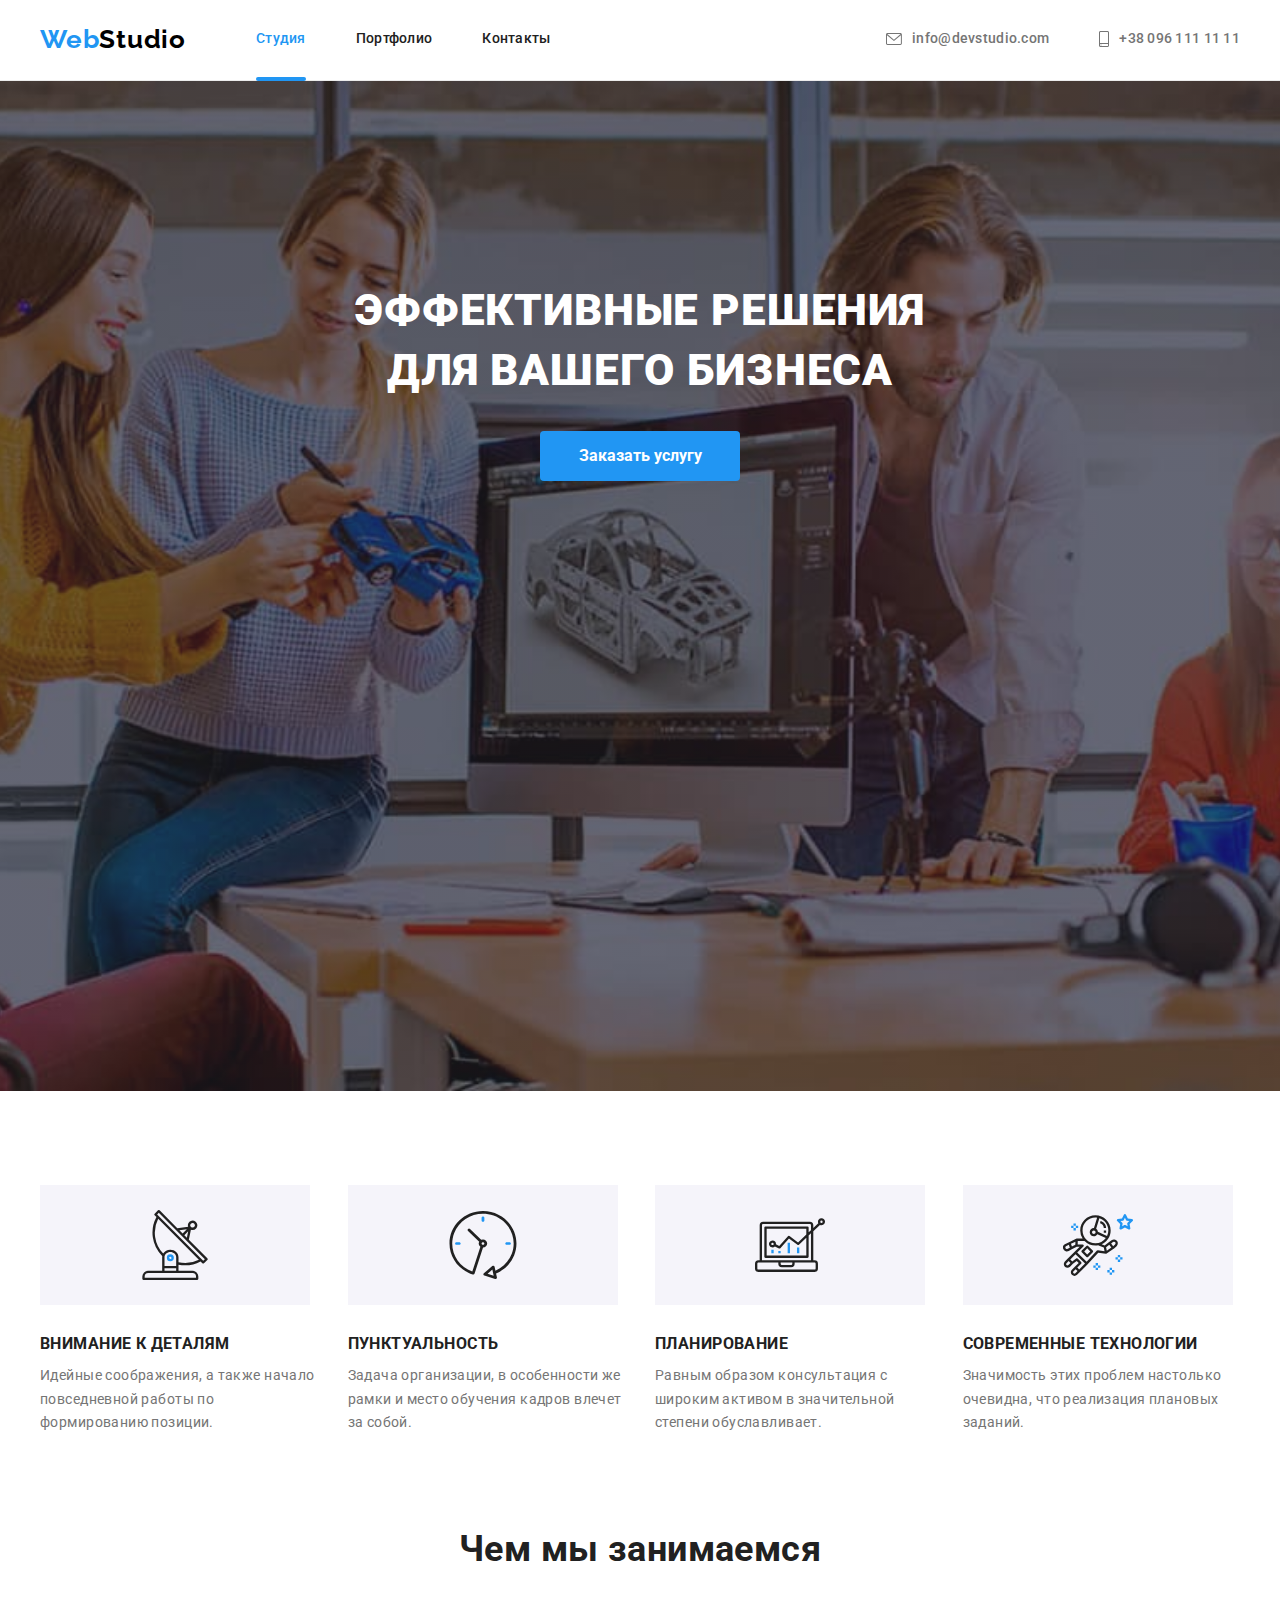
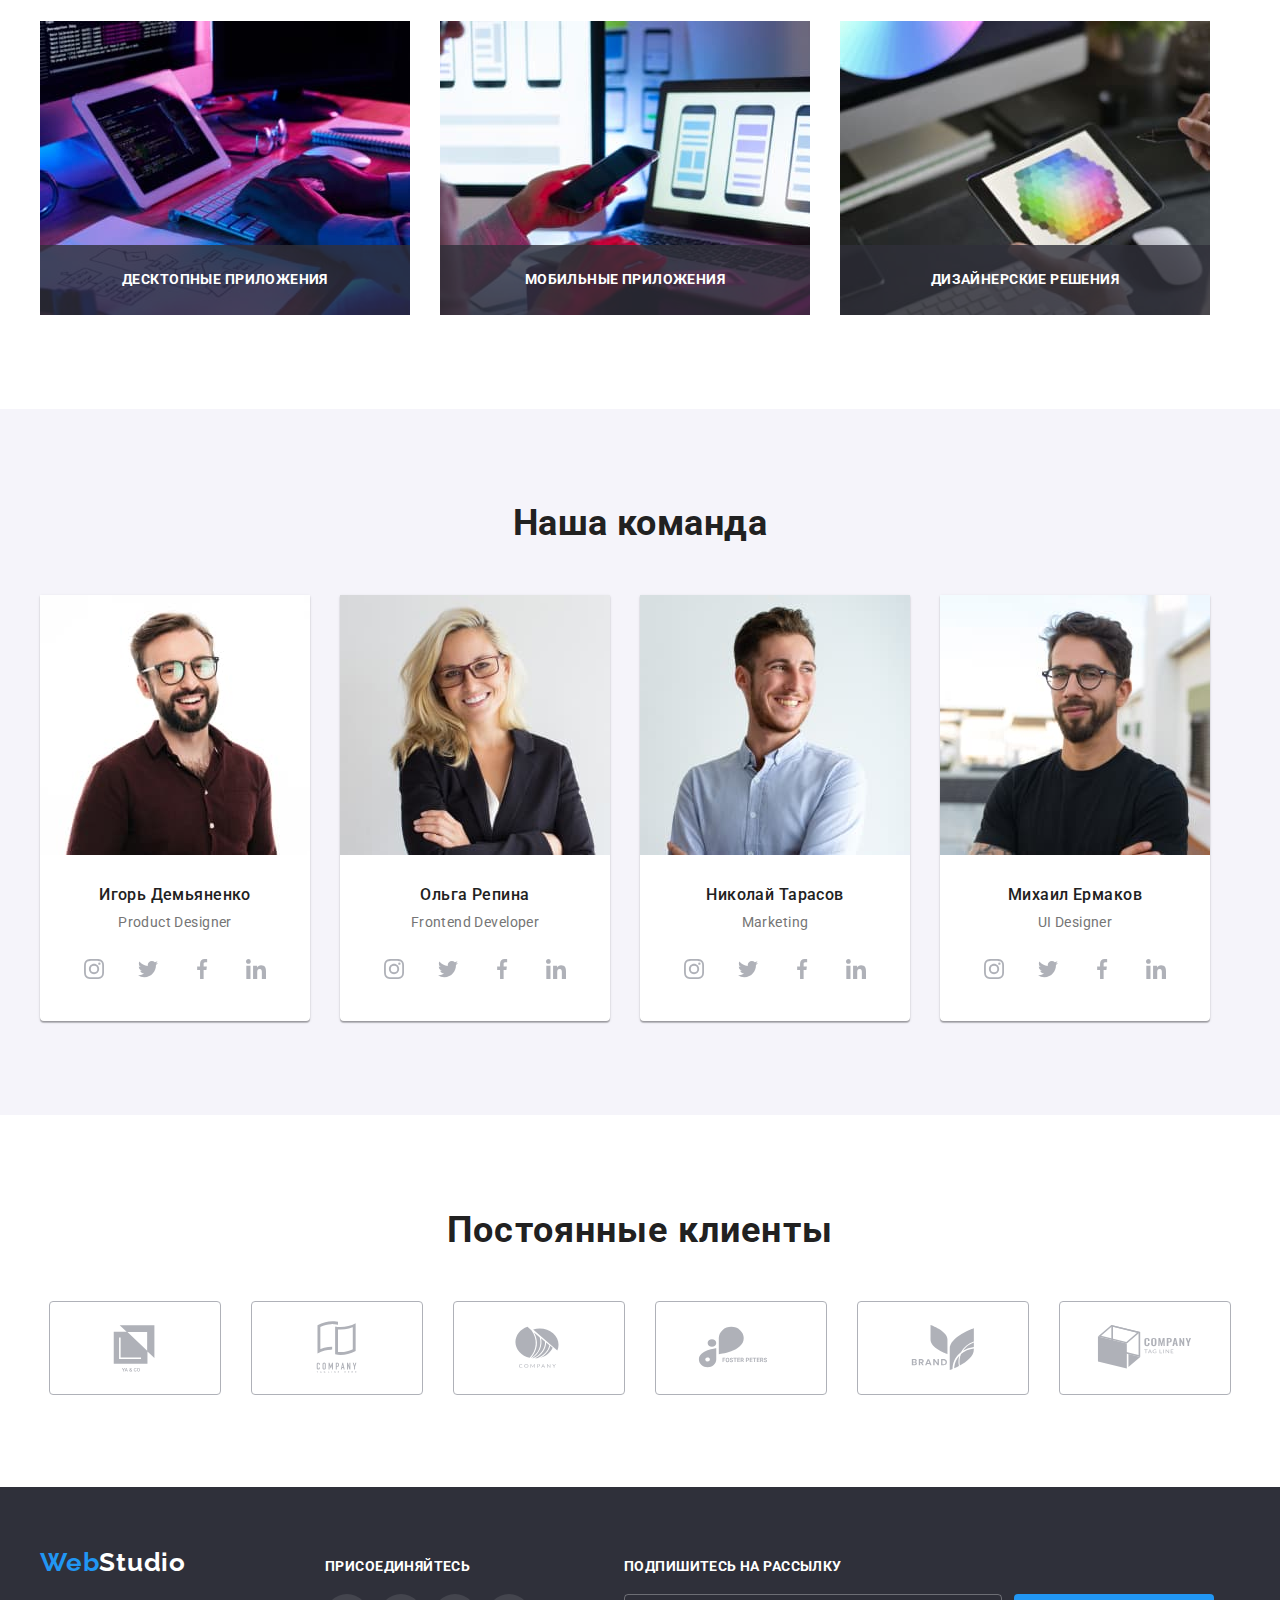
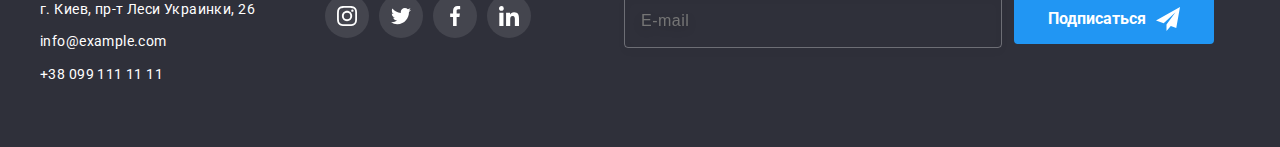
<file: index.html>
<!DOCTYPE html>
<html lang="ru">
<head>
    <meta charset="UTF-8">
    <meta http-equiv="X-UA-Compatible" content="IE=edge">
    <meta name="viewport" content="width=device-width, initial-scale=1.0">
    <title>WebStudio</title>
    <link rel="preconnect" href="https://fonts.googleapis.com">
<link rel="preconnect" href="https://fonts.gstatic.com" crossorigin>
<link href="https://fonts.googleapis.com/css2?family=Raleway:wght@700&family=Roboto:wght@400;500;700;900&display=swap" rel="stylesheet">
<link rel="stylesheet" href="https://cdnjs.cloudflare.com/ajax/libs/modern-normalize/0.3.0/modern-normalize.min.css" integrity="sha512-vPL5lH275phVZUFi76BZ5taPMZBDibKxb3Iny0xnNBXgd0DwCsjvdubBcQ09IWzImVz1FadLpB09YPP3T9CdaA==" crossorigin="anonymous" referrerpolicy="no-referrer" />
<link rel="stylesheet" href="./css/styles.css" />
</head>
<body>
    <header class="header">
        <div class="container header-wrap">
        <nav class="header-nav">
            <a href="index.html" class="logo header-logo"> <span class="logo-span">Web</span>Studio</a>
                <ul class="header-nav-link">
                    <li class="item-menu"><a class="header-nav-link-item nav-link-active" href="">Студия</a></li>
                    <li class="item-menu"><a class="header-nav-link-item" href="./portfolio.html">Портфолио</a></li>
                    <li class="item-menu"><a class="header-nav-link-item" href="">Контакты</a></li>
                </ul>
        </nav>
        <ul class="address-list address-list-header">
            <li class="address-list-item"><a class="address-link-header" href="mailto:info@devstudio.com"> <svg height="12px" width="16px" class="address-icon">
                <use href=./images/icons.svg#icon-envelope>
                </use>
            </svg> info@devstudio.com</a> </li>
            <li class="address-list-item"><a class="address-link-header" href="tel:+380961111111"> <svg height="16px" width="10px" class="address-icon">
                <use href=./images/icons.svg#icon-smartphone>
                </use>
            </svg> +38 096 111 11 11</a></li>
        </ul>
    
    </div>
    </header>
    <main>
        <section class="hero">
            <div class="container">
            <h1 class="title-hero">Эффективные решения <br/> для вашего бизнеса</h1>
            <button type="button" class="btn button-hero" data-modal-open>Заказать услугу</button>
        </div>

        </section>
        <section class="advantage">
            <div class="container advantage-container">
            <h2 hidden class="advantage title">Наши преимущества</h2>
            <ul class="advantage-list">
                <li class="advantage-list-item antenna">
                    <div class="box-icon"> 
                        <svg height="70px" width="70px" class="advantage-icon">
                            <use href=./images/icons.svg#icon-antenna>
                            </use>
                        </svg>
                    </div>
                    <h3 class="advantage-list-title">Внимание к деталям</h3>
                    <p class="advantage-list-text">Идейные соображения, а также начало повседневной работы по формированию позиции.</p>
                </li>
                <li class="advantage-list-item clock">
                    <div class="box-icon"> 
                        <svg height="70px" width="70px" class="advantage-icon">
                            <use href=./images/icons.svg#icon-clock>
                            </use>
                        </svg>
                    </div>
                    <h3 class="advantage-list-title">Пунктуальность</h3>
                    <p class="advantage-list-text">Задача организации, в особенности же рамки и место обучения кадров влечет за собой.</p>
                </li>
                <li class="advantage-list-item diagram">
                    <div class="box-icon"> 
                        <svg height="70px" width="70px" class="advantage-icon">
                            <use href=./images/icons.svg#icon-diagram>
                            </use>
                        </svg>
                    </div>
                    <h3 class="advantage-list-title">Планирование</h3>
                    <p class="advantage-list-text">Равным образом консультация с широким активом в значительной степени обуславливает.</p>
                </li>
                <li class="advantage-list-item astronaut">
                    <div class="box-icon"> 
                        <svg height="70px" width="70px" class="advantage-icon">
                            <use href=./images/icons.svg#icon-astronaut>
                            </use>
                        </svg>
                    </div>
                    <h3 class="advantage-list-title">Современные технологии</h3>
                    <p class="advantage-list-text">Значимость этих проблем настолько очевидна, что реализация плановых заданий.</p>
                </li>
            </ul>
        </div>
        </section>
        <section class="works">
            <div class="container">
            <h2 class="title">Чем мы занимаемся</h2>
            <ul class="works-list">
                <li class="works-item"><div class="works-image"><img src="./images/ourwork/image1.jpg" alt="программист пишет код" height="294" width="370"><p class="works-description">Десктопные приложения</p></div></li>
                <li class="works-item"><div class="works-image"><img src="./images/ourwork/image2.jpg" alt="создание приложения для смартфона" height="294" width="370"><p class="works-description">Мобильные приложения</p></div></li>
                <li class="works-item"><div class="works-image"><img src="./images/ourwork/image3.jpg" alt="подбор цветовой гаммы" height="294" width="370"><p class="works-description">Дизайнерские решения</p></div></li>
            </ul>
            </div>
        </section>
        <section class="team-section">
            <div class="container">
            <h2 class="team-section-title title">Наша команда</h2>
            <ul class="team-list">
                <li class="team-list-item">
                    <img 
                    src="./images/ourteam/image4.jpg" 
                    alt="Игорь Демьяненко" 
                    width="270" 
                    height="260">
                    <div class="team-name">
                    <h3 class=team-section-name>Игорь Демьяненко</h3>
                    <p class=team-section-text lang="en">Product Designer</p>
                    <ul class="social-list list">
                        <li class="social-item">
                            <a class="social-link" href="">
                                <svg class="social-icon" width="20px" height="20px">
                                    <use href=./images/icons.svg#icon-instagram-2>
                                    
                                    </use>
                                </svg>
                            </a>
                    </li>
                        <li class="social-item">
                            <a class="social-link" href=""><svg class="social-icon" width="20px" height="20px">
                                <use href=./images/icons.svg#icon-twitter-1>
                                
                                </use>
                            </svg></a>
                        </li>
                        <li class="social-item">
                            <a class="social-link" href=""><svg class="social-icon" width="20px" height="20px">
                                <use href=./images/icons.svg#icon-facebook-1>
                                
                                </use>
                            </svg></a>
                        </li>
                        <li class="social-item">
                            <a class="social-link" href=""><svg class="social-icon" width="20px" height="20px">
                                <use href=./images/icons.svg#icon-linkedin-1>
                                
                                </use>
                            </svg></a>
                        </li>
            </ul>
        </div>
    </li>
                
                <li class="team-list-item">
                    <img 
                    src="./images/ourteam/image5.jpg" 
                    alt="Ольга Репина" 
                    width="270" 
                    height="260">
                    <div class="team-name"><h3 class=team-section-name>Ольга Репина</h3>
                    <p class=team-section-text lang="en">Frontend Developer</p>
                    <ul class="social-list list">
                        <li class="social-item">
                            <a class="social-link" href="">
                                <svg class="social-icon" width="20px" height="20px">
                                    <use href=./images/icons.svg#icon-instagram-2>
                                    
                                    </use>
                                </svg>
                            </a>
                        </li>
                        <li class="social-item">
                            <a class="social-link" href=""><svg class="social-icon" width="20px" height="20px">
                                <use href=./images/icons.svg#icon-twitter-1>
                                
                                </use>
                            </svg></a>
                        </li>
                        <li class="social-item">
                            <a class="social-link" href=""><svg class="social-icon" width="20px" height="20px">
                                <use href=./images/icons.svg#icon-facebook-1>
                                
                                </use>
                            </svg></a>
                        </li>
                        <li class="social-item">
                            <a class="social-link" href=""><svg class="social-icon" width="20px" height="20px">
                                <use href=./images/icons.svg#icon-linkedin-1>
                                
                                </use>
                            </svg></a>
                        </li>
                    </ul>
                </div>
            </li>
                <li class="team-list-item">
                    <img 
                    src="./images/ourteam/image6.jpg" 
                    alt="Николай Тарасов" 
                    width="270" 
                    height="260">
                    <div class="team-name"><h3 class="team-section-name">Николай Тарасов</h3>
                    <p class="team-section-text" lang="en">Marketing</p>
                    <ul class="social-list list">
                        <li class="social-item">
                            <a class="social-link" href="">
                                <svg class="social-icon" width="20px" height="20px">
                                    <use href=./images/icons.svg#icon-instagram-2>
                                    
                                    </use>
                                </svg>
                            </a>
                        </li>
                        <li class="social-item">
                            <a class="social-link" href=""><svg class="social-icon" width="20px" height="20px">
                                <use href=./images/icons.svg#icon-twitter-1>
                                
                                </use>
                            </svg></a>
                        </li>
                        <li class="social-item">
                            <a class="social-link" href=""><svg class="social-icon" width="20px" height="20px">
                                <use href=./images/icons.svg#icon-facebook-1>
                                
                                </use>
                            </svg></a>
                        </li>
                        <li class="social-item">
                            <a class="social-link" href=""><svg class="social-icon" width="20px" height="20px">
                                <use href=./images/icons.svg#icon-linkedin-1>
                                
                                </use>
                            </svg></a>
                        </li>
                    </ul>
                </div>
                </li>
                <li class="team-list-item">
                    <img 
                    src="./images/ourteam/image7.jpg" 
                    alt="Михаил Ермаков" 
                    width="270" 
                    height="260">
            <div class="team-name">
                <h3 class="team-section-name">Михаил Ермаков</h3>
                    <p class="team-section-text" lang="en">UI Designer</p>
                    <ul class="social-list list">
                        <li class="social-item">
                            <a class="social-link" href="">
                                <svg class="social-icon" width="20px" height="20px">
                                    <use href=./images/icons.svg#icon-instagram-2>
                                    </use>
                                </svg>
                            </a>
                        </li>
                        <li class="social-item">
                            <a class="social-link" href="">
                                <svg class="social-icon" width="20px" height="20px">
                                <use href=./images/icons.svg#icon-twitter-1>
                                </use>
                            </svg>
                        </a>
                        </li>
                        <li class="social-item">
                            <a class="social-link" href="">
                                <svg class="social-icon" width="20px" height="20px">
                                <use href=./images/icons.svg#icon-facebook-1>
                                </use>
                            </svg>
                        </a>
                        </li>
                        <li class="social-item">
                            <a class="social-link" href="">
                                <svg class="social-icon" width="20px" height="20px">
                                <use href=./images/icons.svg#icon-linkedin-1>
                                </use>
                            </svg>
                        </a>
                        </li>
                    </ul>
                
                </div>
                </li>
            </ul>
            </div>
        </section>
        <section class="clients">
            <div class="container">
                <h2 class="clients-title">Постоянные клиенты</h2>
                <ul class="clients-list">
                    <li class="clients-item">
                        <a class="clients-link" href="">
                            <svg width="106px" height="60px" class="client-icon">
                                <use href=./images/icons.svg#icon-Logo-2>
                                </use>
                            </svg>   
                        </a>
                    </li>
                    <li class="clients-item">
                        <a class="clients-link" href="">
                            <svg width="106px" height="60px" class="client-icon">
                                <use href=./images/icons.svg#icon-Logo-3>
                                </use>
                            </svg>   
                        </a>
                    </li>
                    <li class="clients-item">
                        <a class="clients-link" href="">
                            <svg width="106px" height="60px" class="client-icon">
                                <use href=./images/icons.svg#icon-Logo-4>
                                </use>
                            </svg>   
                        </a>
                    </li>
                    <li class="clients-item">
                        <a class="clients-link" href="">
                            <svg width="106px" height="60px" class="client-icon">
                                <use href=./images/icons.svg#icon-Logo-5>
                                </use>
                            </svg>   
                        </a>
                    </li>
                    <li class="clients-item">
                        <a class="clients-link" href="">
                            <svg width="106px" height="60px" class="client-icon">
                                <use href=./images/icons.svg#icon-Logo-6>
                                </use>
                            </svg>   
                        </a>
                    </li>
                    <li class="clients-item">
                        <a class="clients-link" href="">
                            <svg width="106px" height="60px" class="client-icon">
                                <use href=./images/icons.svg#icon-Logo-7>
                                </use>
                            </svg>   
                        </a>
                    </li>
                </ul>

            </div>
        </section>
    </main>
    <footer class="footer">
        <div class="container address-links">
        <div class="address-box">
        <a href="index.html" class="logo footer-logo"> <span class="logo-span">Web</span>Studio</a>
        <address class="address"> 
        <ul class="address-list list address-list-footer">
            <li class="address-item-bottom">
                <a class="footer-address-list-item address-list-item-map" rel="noopener noreferrer" href="https://goo.gl/maps/YTH3YucfA7YxxcvL7" target="_blank">г. Киев, пр-т Леси Украинки, 26</a>
            </li>
            <li class="address-item-bottom">
                <a class="footer-address-list-item" href="mailto:info@example.com">info@example.com</a>
            </li>
            <li class="address-item-bottom">
                <a class="footer-address-list-item" href="tel:+380991111111">+38 099 111 11 11</a>
            </li>
        </ul>
    </address>
            </div>
    <div class="social-footer">
        <h2 class="social-title">присоединяйтесь</h2>
        <ul class="social-list-footer">
            <li class="social-item-footer">
                <a class="social-link-footer" href="">
                    <svg width="20px" height="20px" class="social-icon-footer">
                        <use href=./images/icons.svg#icon-instagram-2>
                        
                        </use>
                    </svg>
                </a>
            </li>
            <li class="social-item-footer">
                <a class="social-link-footer" href=""><svg width="20px" height="20px" class="social-icon-footer">
                    <use href=./images/icons.svg#icon-twitter-1>
                    
                    </use>
                </svg></a>
            </li>
            <li class="social-item-footer">
                <a class="social-link-footer" href=""><svg width="20px" height="20px" class="social-icon-footer">
                    <use href=./images/icons.svg#icon-facebook-1>
                    
                    </use>
                </svg></a>
            </li>
            <li class="social-item-footer">
                <a class="social-link-footer" href=""><svg width="20px" height="20px" class="social-icon-footer">
                    <use href=./images/icons.svg#icon-linkedin-1>
                    
                    </use>
                </svg></a>
            </li>   
        </ul> 
    </div>

    <div class="footer-form">
        <h2 class="social-title mail-title">
            Подпишитесь на рассылку
        </h2>
        <form class="small-form">
            <input name="user email" type="email" placeholder="E-mail" class="footer-input">
            <button type="submit" class="button-hero footer-button">Подписаться             <svg width="24px" height="24px" class="icon-email">
                <use href=./images/icons.svg#icon-send>
                
                </use>
            </svg></button>

        </form>
    </div>

</div>
    </footer>
    <div class="backdrop is-hidden" data-modal>
        <div class="modal">
            <button class="close" data-modal-close><svg width="11px" height="11px" class="vector">
                <use href=./images/icons.svg#vector>
                
                </use>
            </svg></button>
            <p class="modal-title">Оставьте свои данные, мы вам перезвоним</p>
            <form class="modal-form">
                <label class="modal-label" for="user-name">Имя</label>
            <div class="input-svg">
                <input name="user-name" class="modal-input" type="text" required id="user-name">
                <svg width="18px" height="18px" class="modal-icon">
                    <use href=./images/icons.svg#icon-person-black>
                    </use>
                </svg>
            </div>
                <label class="modal-label" for="user-tel">Телефон</label>
            <div class="input-svg">
                <input name="user-tel" class="modal-input" type="tel" required id="user-tel">
                <svg width="18px" height="18px" class="modal-icon">
                    <use href=./images/icons.svg#icon-phone-black>
                    </use>
                </svg>
            </div>
                <label class="modal-label" for="user-mail">Почта</label>
            <div class="input-svg">
                <input name="user-mail" class="modal-input" type="email" id="user-mail">
                <svg width="18px" height="18px" class="modal-icon">
                    <use href=./images/icons.svg#icon-email-black>
                    </use>
                </svg>
            </div>
                <label class="modal-label" for="user-text">Комментарий</label>
                <textarea name="user-text" placeholder="Введите текст" class="modal-input modal-input-text" id="user-text"></textarea>
                <div class="">
                    <input type="checkbox" class="modal-check visually-hidden" id="modal-check" name="modal-check">
                    <label for="modal-check" class="modal-check-text"> Соглашаюсь с рассылкой и принимаю <a class="license" href=""> Условия договора</a></label>
                </div>
                <button class="button-hero button-submit" type="submit">Отправить</button>
            </form>
        </div>
    </div>
    <script src="./js/modal.js"></script>
</body>
</html>
</file>
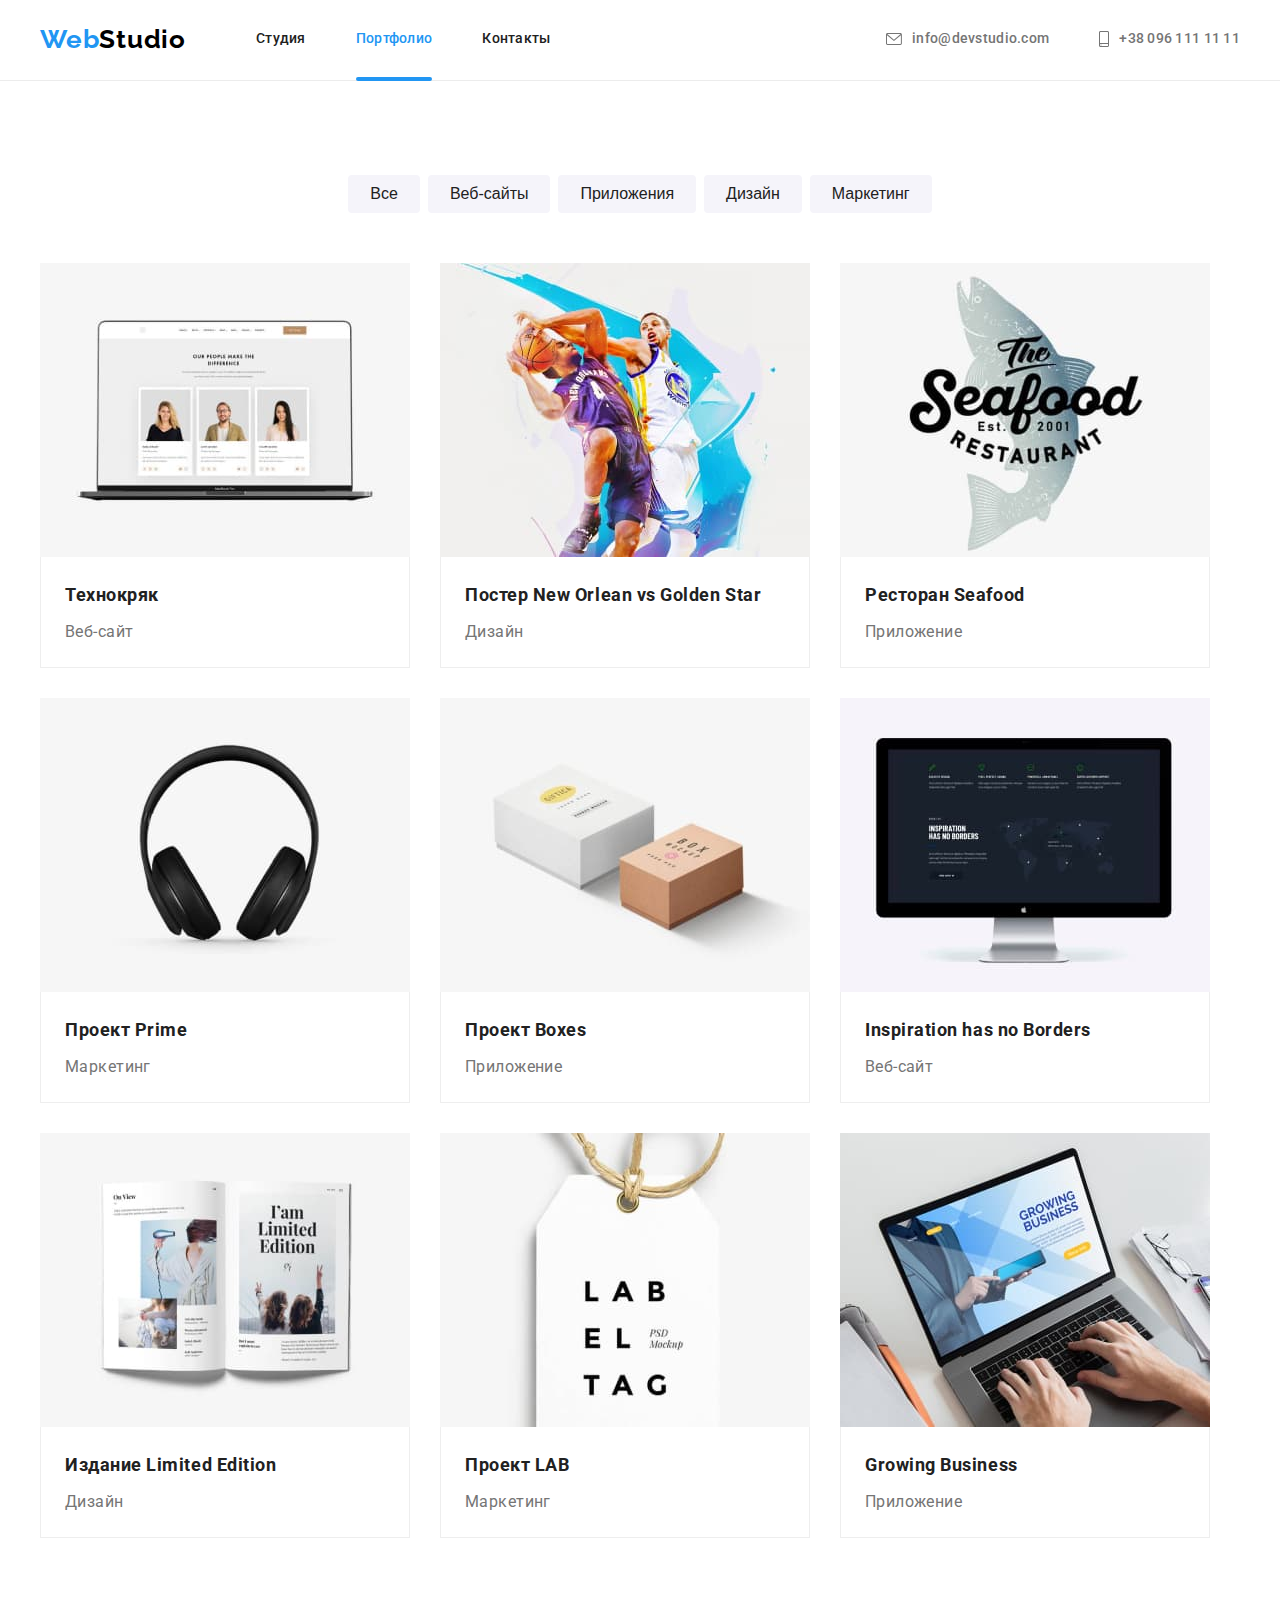
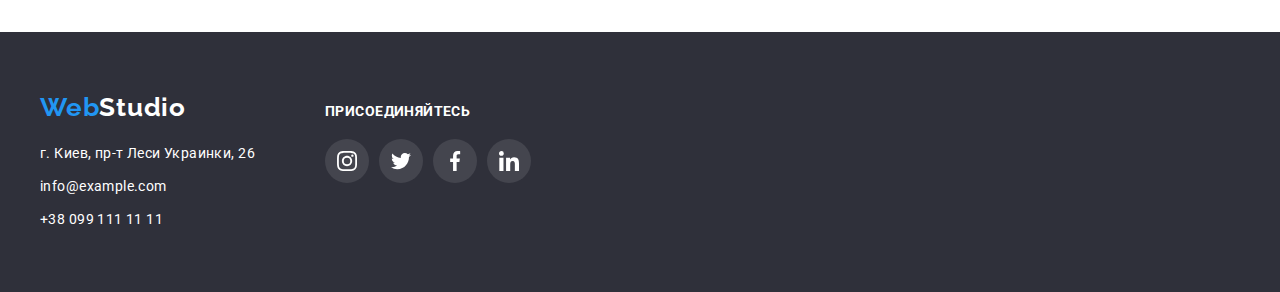
<file: portfolio.html>
<!DOCTYPE html>
<html lang="ru">
<head>
    <meta charset="UTF-8">
    <meta http-equiv="X-UA-Compatible" content="IE=edge">
    <meta name="viewport" content="width=device-width, initial-scale=1.0">
    <title>WebStudio</title>
    <link rel="preconnect" href="https://fonts.googleapis.com">
<link rel="preconnect" href="https://fonts.gstatic.com" crossorigin>
<link href="https://fonts.googleapis.com/css2?family=Raleway:wght@700&family=Roboto:wght@400;500;700;900&display=swap" rel="stylesheet">
<!-- HEAD -->
<link rel="stylesheet" href="https://cdnjs.cloudflare.com/ajax/libs/modern-normalize/1.1.0/modern-normalize.min.css" integrity="sha512-wpPYUAdjBVSE4KJnH1VR1HeZfpl1ub8YT/NKx4PuQ5NmX2tKuGu6U/JRp5y+Y8XG2tV+wKQpNHVUX03MfMFn9Q==" crossorigin="anonymous" referrerpolicy="no-referrer" />
<link rel="stylesheet" href="./css/styles.css" />
</head>
<body>
    <header class="header">
        <div class="container header-wrap">
        <nav class="header-nav">
            <a href="index.html" class="logo header-logo"> <span class="logo-span">Web</span>Studio</a>
                <ul class="header-nav-link">
                    <li class="item-menu"><a class="header-nav-link-item" href="index.html">Студия</a></li>
                    <li class="item-menu"><a class="header-nav-link-item nav-link-active" href="./portfolio.html">Портфолио</a></li>
                    <li class="item-menu"><a class="header-nav-link-item" href="">Контакты</a></li>
                </ul>
        </nav>
        <ul class="address-list address-list-header">
            <li class="address-list-item"><a class="address-link-header" href="mailto:info@devstudio.com"> <svg height="12px" width="16px" class="address-icon">
                <use href=./images/icons.svg#icon-envelope>
                </use>
            </svg> info@devstudio.com</a> </li>
            <li class="address-list-item"><a class="address-link-header" href="tel:+380961111111"> <svg height="16px" width="10px" class="address-icon">
                <use href=./images/icons.svg#icon-smartphone>
                </use>
            </svg> +38 096 111 11 11</a></li>
        </ul>
    
    </div>
    </header>
    <main>
        
        <section class="portfolio-section">   
            <h1 hidden class="portfolio">Портфолио</h1>
            <div class="container">
                <ul class="portfolio-list">
                <li class="potfolio-list-item">
                    <button type="button" class="portfolio-list-btn">Все</button>
                </li>
                <li class="potfolio-list-item">
                    <button type="button" class="portfolio-list-btn">Веб-сайты</button>
                </li>
                <li class="potfolio-list-item">
                    <button type="button" class="portfolio-list-btn">Приложения</button>
                </li>
                <li class="potfolio-list-item">
                    <button type="button" class="portfolio-list-btn">Дизайн</button>
                </li>
                <li class="potfolio-list-item">
                    <button type="button" class="portfolio-list-btn">Маркетинг</button>
                </li>
            </ul>
            <ul class="portfolio-list-second">
                <li class="portfolio-list-point"> <a href="" class="portfolio-link">
                    <div class="portfolio-image"><img src="./images/portfolio/imagep1.jpg" alt="Технокряк" height="294" width="370"><p class="potrfolio-description">Технокряк это современная площадка распространения коронавируса. Компании используют эту платформу для цифрового шпионажа и атак на защищённые сервера конкурентов.</p></div>
                    <div class="portfolio-name"><h2 class="portfolio-title">Технокряк</h2>
                    <p class="portfolio-text">Веб-сайт</p>
                </div></a>
                </li>
                <li class="portfolio-list-point"><a href="" class="portfolio-link"><div class="portfolio-image"><img src="./images/portfolio/imagep2.jpg" alt="Постер New Orlean vs Golden Star" height="294" width="370"><p class="potrfolio-description">Технокряк это современная площадка распространения коронавируса. Компании используют эту платформу для цифрового шпионажа и атак на защищённые сервера конкурентов.</p></div>
                <div class="portfolio-name"><h2 class="portfolio-title">Постер New Orlean vs Golden Star</h2>
            <p class="portfolio-text">Дизайн</p></div></a></li>
                <li class="portfolio-list-point"><a href="" class="portfolio-link"><div class="portfolio-image"><img src="./images/portfolio/imagep3.jpg" alt="Ресторан Seafood" height="294" width="370"><p class="potrfolio-description">Технокряк это современная площадка распространения коронавируса. Компании используют эту платформу для цифрового шпионажа и атак на защищённые сервера конкурентов.</p></div>
                <div class="portfolio-name"><h2 class="portfolio-title">Ресторан Seafood</h2>
            <p class="portfolio-text">Приложение</p></div></a></li>
                <li class="portfolio-list-point"><a href="" class="portfolio-link"><div class="portfolio-image"><img src="./images/portfolio/imagep4.jpg" alt="Проект Prime" height="294" width="370"><p class="potrfolio-description">Технокряк это современная площадка распространения коронавируса. Компании используют эту платформу для цифрового шпионажа и атак на защищённые сервера конкурентов.</p></div>
                <div class="portfolio-name"><h2 class="portfolio-title">Проект Prime</h2>
            <p class="portfolio-text">Маркетинг</p></div></a></li>
                <li class="portfolio-list-point"><a href="" class="portfolio-link"><div class="portfolio-image"><img src="./images/portfolio/imagep5.jpg" alt="Проект Boxes" height="294" width="370"><p class="potrfolio-description">Технокряк это современная площадка распространения коронавируса. Компании используют эту платформу для цифрового шпионажа и атак на защищённые сервера конкурентов.</p></div>
                <div class="portfolio-name"><h2 class="portfolio-title">Проект Boxes</h2>
            <p class="portfolio-text">Приложение</p></div></a></li>
                <li class="portfolio-list-point"><a href="" class="portfolio-link"><div class="portfolio-image"><img src="./images/portfolio/imagep6.jpg" alt="Inspiration has no Borders" height="294" width="370"><p class="potrfolio-description">Технокряк это современная площадка распространения коронавируса. Компании используют эту платформу для цифрового шпионажа и атак на защищённые сервера конкурентов.</p></div>
                <div class="portfolio-name"><h2 class="portfolio-title">Inspiration has no Borders</h2>
            <p class="portfolio-text">Веб-сайт</p></div></a></li>
                <li class="portfolio-list-point"><a href="" class="portfolio-link"><div class="portfolio-image"><img src="./images/portfolio/imagep7.jpg" alt="Издание Limited Edition" height="294" width="370"><p class="potrfolio-description">Технокряк это современная площадка распространения коронавируса. Компании используют эту платформу для цифрового шпионажа и атак на защищённые сервера конкурентов.</p></div>
                <div class="portfolio-name"><h2 class="portfolio-title">Издание Limited Edition</h2>
            <p class="portfolio-text">Дизайн</p></div></a></li>
                <li class="portfolio-list-point"><a href="" class="portfolio-link"><div class="portfolio-image"><img src="./images/portfolio/imagep8.jpg" alt="Проект LAB" height="294" width="370"><p class="potrfolio-description">Технокряк это современная площадка распространения коронавируса. Компании используют эту платформу для цифрового шпионажа и атак на защищённые сервера конкурентов.</p></div>
                <div class="portfolio-name"><h2 class="portfolio-title">Проект LAB</h2>
            <p class="portfolio-text">Маркетинг</p></div></a></li>
                <li class="portfolio-list-point"><a href="" class="portfolio-link"><div class="portfolio-image"><img src="./images/portfolio/imagep9.jpg" alt="Growing Business" height="294" width="370"><p class="potrfolio-description">Технокряк это современная площадка распространения коронавируса. Компании используют эту платформу для цифрового шпионажа и атак на защищённые сервера конкурентов.</p></div>
                <div class="portfolio-name"><h2 class="portfolio-title">Growing Business</h2>
            <p class="portfolio-text">Приложение</p></div></a></li>
            </ul>
        </div>
        </section>
    </main>
    <footer class="footer">
        <div class="container address-links">
        <div class="address-box">
        <a href="index.html" class="logo footer-logo"> <span class="logo-span">Web</span>Studio</a>
        <address class="address"> 
        <ul class="address-list list address-list-footer">
            <li class="address-item-bottom">
                <a class="footer-address-list-item address-list-item-map" rel="noopener noreferrer" href="https://goo.gl/maps/YTH3YucfA7YxxcvL7" target="_blank">г. Киев, пр-т Леси Украинки, 26</a>
            </li>
            <li class="address-item-bottom">
                <a class="footer-address-list-item" href="mailto:info@example.com">info@example.com</a>
            </li>
            <li class="address-item-bottom">
                <a class="footer-address-list-item" href="tel:+380991111111">+38 099 111 11 11</a>
            </li>
        </ul>
    </address>
            </div>
    <div class="social-footer">
        <h2 class="social-title">присоединяйтесь</h2>
        <ul class="social-list-footer">
            <li class="social-item-footer">
                <a class="social-link-footer" href="">
                    <svg width="20px" height="20px" class="social-icon-footer">
                        <use href=./images/icons.svg#icon-instagram-2>
                        
                        </use>
                    </svg>
                </a>
            </li>
            <li class="social-item-footer">
                <a class="social-link-footer" href=""><svg width="20px" height="20px" class="social-icon-footer">
                    <use href=./images/icons.svg#icon-twitter-1>
                    
                    </use>
                </svg></a>
            </li>
            <li class="social-item-footer">
                <a class="social-link-footer" href=""><svg width="20px" height="20px" class="social-icon-footer">
                    <use href=./images/icons.svg#icon-facebook-1>
                    
                    </use>
                </svg></a>
            </li>
            <li class="social-item-footer">
                <a class="social-link-footer" href=""><svg width="20px" height="20px" class="social-icon-footer">
                    <use href=./images/icons.svg#icon-linkedin-1>
                    
                    </use>
                </svg></a>
            </li>   
        </ul> 
    </div>

</div>
    </footer>
</body>
</html>
</file>
<file: css/styles.css>
:root {
    --primary-text-color: #212121;
    --accent-color: #2196F3;
    --white-color: #FFFFFF;
}

html {
    box-sizing: border-box;
}

*,
*::before
*::after{
    box-sizing: inherit;
}


p,
h1,
h2,
h3 {
    margin: 0;
}

body {
    margin: 0px;
    font-family: "Roboto", sans-serif;
    font-size: 14px;
    line-height: 1.71;
    letter-spacing: 0.03em;
    color: #757575;
}

a {
    text-decoration: none;
    color: inherit;
}

ul {
    margin: 0;
    list-style: none; 
    padding: 0;  
}

img {
    display: block;
    max-width: 100%;
    height: auto;
}

.container {
    width: 1200px;
    padding-left: 15px;
    padding-right: 15px;
    margin: 0 auto;
}

/* ----HEADER---- */

.header {background-color: var(--white-color);
    font-weight: 500;
    line-height: 1.14;
    letter-spacing: 0.02em;
    padding-top: 24px;
    padding-bottom: 25px;
    border-bottom: solid 1px #ECECEC;
    
}

.header-wrap {
    display: flex;
}

.logo {
    font-family: "Raleway";
    font-weight: 700;
    font-size: 26px;
    line-height: 1.19;
    letter-spacing: 0.03em;
    color: #000000;
}

.header-logo {
    margin-right: 70px;
}

.logo-span {
    color: var(--accent-color);
}
.img-block {
    
}
.item-menu + .item-menu {
    margin-left: 50px;
}

.item-menu {
position: relative;
}

.header-nav {
    display: flex;
    align-items: center;
}

.header-nav-link {
    display: flex;
    
}

.header-nav-link-item
    {color: var(--primary-text-color);
    transition-property: color;
    transition-duration: 250ms;
    transition-timing-function: cubic-bezier(0.4, 0, 0.2, 1); 
}
.header-nav-link-item:hover, 
.header-nav-link-item:focus
{color: var(--accent-color);
}


.header-nav-link-item:active
    {color: var(--accent-color);
}

.address-list-header {
    display: flex;
    margin-left: auto;
    align-items: center;
}

.address-list-item + .address-list-item {
    margin-left: 50px;
}

.address-link-header {
    display: flex;
    align-items: center;
    justify-content: center;
    transition-property: color;
    transition-duration: 250ms;
    transition-timing-function: cubic-bezier(0.4, 0, 0.2, 1);
}

.address-icon {
    vertical-align: middle;
    margin-right: 10px;
    fill: currentColor;
}

.address-link-header:hover, 
.address-link-header:focus {
    color: var(--accent-color);    
}
.nav-link-active {
    color: var(--accent-color);
}

.nav-link-active::after {
content: "";
display: block;
position: absolute;
bottom: -34px;
    width: 100%;
height: 4px;
background-color: #2196F3;
border-radius: 2px;
}
/* ----HERO--- */

.hero {
    background-color: #2F303A;
    letter-spacing: 0.06em;
    color: var(--white-color);
    text-align: center;

    padding-bottom: 210px;
    padding-top: 200px;

    height: 600px;
    max-width: 1600px;
    margin-left: auto;
    margin-right: auto;
    background-image: linear-gradient(to right, 
    rgba(47, 48, 58, 0.4),
    rgba(47, 48, 58, 0.4)),
    url(../images/hero.jpg); 
    background-size: cover;
    background-position: center;
    background-repeat: no-repeat;
}
.title-hero {
    font-weight: 900;
    font-size: 44px;
    line-height: 1.36;
    text-transform: uppercase;

    margin-bottom: 30px;
}
.button-hero {
    font-weight: bold;
    font-size: 16px;
    line-height: 30px;
    align-items: center;
    color: #FFFFFF;
    font-family: inherit;
    background-color: var(--accent-color);
    cursor: pointer;

background: #2196F3;
border-radius: 4px;
min-width: 200px;
height: 50px;
border: transparent;
}

.backdrop {
    position: fixed;
    top: 0;
    left: 0;
    width: 100%;
    height: 100%;
    background-color: rgba(0, 0, 0, 0.2);
    transition: opacity 250ms, visibility 250ms;
}

.backdrop.is-hidden .modal {
    transform: scale(0.5);
}

.backdrop.is-hidden {
    opacity: 0;
    pointer-events: none;
    visibility: hidden;
}


.close {
    background: #FFFFFF;
border: 1px solid rgba(0, 0, 0, 0.1);
padding-left: 10px;
padding-right: 10px;
padding-top: 10px;
padding-bottom: 10px;
border-radius: 50%;

position: absolute;
top: 8px;
right: 8px;
outline: none;
}

.close:hover,
.close:focus {
    fill: var(--accent-color);
}

.modal-title {


font-style: normal;
font-weight: bold;
font-size: 20px;
line-height: 1.15;
text-align: center;

color: #212121;
margin-bottom: 12px;
}

.button-submit {
margin: 0 auto;
display: block;
margin-top: 30px;
}

.modal-input {
    width: 100%;
    height: 40px;
    border: 1px solid rgba(33, 33, 33, 0.2);
    border-radius: 4px;
    outline: none;
    padding-left: 30px;
    transition-property: border-color;
    transition-duration: 250ms;
    transition-timing-function: cubic-bezier(0.4, 0, 0.2, 1);
}

.modal-input:focus {
    border-color: var(--accent-color);
}

.modal-input:focus + .modal-icon {
    fill: var(--accent-color);
}

.input-svg:not(:last-child) {
    margin-bottom: 10px;
}

.modal-input-text {
    padding-left: 16px;
    padding-right: 16px;
    padding-top: 12px;
    padding-bottom: 12px;
    height: 120px;
    resize: none;
    margin-bottom: 10px;
}

.modal-check-text {
font-size: 14px;
line-height: 1.71;
color: #757575;
display: flex;
align-items: center;
}


.modal-check-text::before {
    content: "";
    width: 16px;
    height: 15px;
    border: 2px solid #212121;
    border-radius: 2px;
    display: block;
    margin-right: 8.38px;
    outline: none;
    transition-property: background-image;
    transition-duration: 250ms;
    transition-timing-function: cubic-bezier(0.4, 0, 0.2, 1);
}

.modal-check:checked + .modal-check-text::before {
    background-image: url(../images/icon-check.svg);
    border: none;
}

.modal-check:focus + .modal-check-text::before {
    border-color: var(--accent-color);
}

.modal-input-text::placeholder {
font-size: 12px;
line-height: 1.16;
letter-spacing: 0.01em;

color: rgba(117, 117, 117, 0.5);
}

.visually-hidden {
    position: absolute;
    white-space: nowrap;
    width: 1px;
    height: 1px;
    overflow: hidden;
    border: 0;
    padding: 0;
    clip: rect(0 0 0 0);
    clip-path: inset(50%);
}

.modal-label {
font-size: 12px;
line-height: 1.16;
letter-spacing: 0.01em;
color: #757575;
display: block;
margin-bottom: 4px;
}

.input-svg {
    position: relative;
}

.modal-icon {
    position: absolute;
    left: 12px;
    top: 50%;
    transform: translateY(-50%);
    transition-property: fill;
    transition-duration: 250ms;
    transition-timing-function: cubic-bezier(0.4, 0, 0.2, 1);
}
.modal {
    width: 528px;
    height: 581px;
    background-color: #FFFFFF;
    box-shadow: 0px 1px 3px rgba(0, 0, 0, 0.12), 0px 1px 1px rgba(0, 0, 0, 0.14), 0px 2px 1px rgba(0, 0, 0, 0.2);
border-radius: 4px;

position: absolute;
top: 50%;
left: 50%;
transform: translate(-50%, -50%) scale(1);
transition: transform 500ms;

padding: 40px;
}
.license {
    color: var(--accent-color);
    text-decoration-line: underline;
    padding-left: 3px;
}
/* ----OUR ADVANTAGES---- */

.advantage {
    padding-top: 94px;
    padding-bottom: 94px;
}

.advantage-list {
    display: flex;
}

.advantage-list-title {
    font-weight: 700;
    line-height: 1.14;
    text-transform: uppercase;
    color: var(--primary-text-color);
    margin-bottom: 10px;
}

.advantage-list-item:not(:last-child) {
margin-right: 30px;
}
.advantage-list-item {
    width: calc(100% / 4 - 15px);
}

.box-icon {
    margin-bottom: 30px;
    background-color: #F5F4FA;
    height: 120px;
    width: 270px;
    display: flex;
    align-items: center;
    justify-content: center;
}

.works {
    padding-bottom: 94px;
}

.works-list {
    display: flex;
    flex-wrap: wrap;
}

.works-item:not(:last-child) {
    margin-right: 30px;
}
.works-item { 
    width: calc(100% / 3 - 30px);
    }
/* ----TITLES---- */

.title {
    font-weight: 700;
    font-size: 36px;
    line-height: 1.16;
    text-align: center;
    color: var(--primary-text-color);

    margin-bottom: 50px;
}

.works-image {
    position: relative;
}

.works-description {
font-style: normal;
font-weight: bold;
line-height: 1.14;
text-align: center;
text-transform: uppercase;
color: #FFFFFF;

background: rgba(47, 48, 58, 0.8);
padding-top: 27px;
padding-bottom: 27px;
width: 100%;

position: absolute;
left: 0%;
bottom: 0%;
}
/* ----OUR TEAM---- */

.team-section {
    background-color: #F5F4FA;
    padding-top: 94px;
    padding-bottom: 94px;
}
.team-section-name {
    font-weight: 500;
    font-size: 16px;
    line-height: 1.19;
    text-align: center;
    color: var(--primary-text-color);

    margin-bottom: 10px;
}
.team-section-text {
    line-height: 1.19;
    text-align: center;

    margin-bottom: 16px;
}

.team-name {
    padding-top: 30px;
    padding-bottom: 30px;
}

.team-list {display: flex;
    flex-wrap: wrap;
}


.team-list-item {
    width: calc(100% / 4 - 30px); 
    background: #FFFFFF;
    box-shadow: 0px 1px 3px rgba(0, 0, 0, 0.12), 0px 1px 1px rgba(0, 0, 0, 0.14), 0px 2px 1px rgba(0, 0, 0, 0.2);
    border-radius: 0px 0px 4px 4px;
}

.team-list-item:not(:last-child) { 
    margin-right: 30px;
}

.social-list {
    display: flex;
    justify-content: center;
}

.social-link {
    width: 44px;
    height: 44px;
    background-color: #FFFFFF;
    border-radius: 50%;
    display: flex;
    align-items: center;
    justify-content: center;
    color: #AFB1B8;

    transition-property: color, background-color;
    transition-duration: 250ms;
    transition-timing-function: cubic-bezier(0.4, 0, 0.2, 1);
}

.social-item + .social-item {
    margin-left: 10px;
}

.social-icon {
    fill: currentColor;
}

.social-link:hover,
.social-link:focus {
    background-color: #2196F3;
    color: #FFFFFF;
}

.clients {
    padding-top: 94px;
    padding-bottom: 92px;
}

.clients-list {
    display: flex;
    justify-content: center;
}

.clients-title {
font-family: Roboto;
font-style: normal;
font-weight: bold;
font-size: 36px;
line-height: 42px;
text-align: center;
letter-spacing: 0.03em;
color: #212121;

margin-bottom: 50px;
}

.client-icon {
    fill: currentColor;
}

.clients-link {
    width: 170px;
    height: 92px;
    border-radius:;
    display: flex;
    align-items: center;
    justify-content: center;
    border: #AFB1B8 1px solid;
    color: #AFB1B8;
    border-radius: 4px;

    transition-property: border, color;
    transition-duration: 250ms;
    transition-timing-function: cubic-bezier(0.4, 0, 0.2, 1);
}

    .clients-item + .clients-item {
    margin-left: 30px;
    }

    .clients-link:hover,
    .clients-link:focus {
        border: #2196F3 1px solid;
        color: #2196F3;
    }

/* ----FOOTER---- */

.footer {
    background-color: #2F303A;

    padding-top: 60px;
    padding-bottom: 60px;
}
.footer-logo {
    color: var(--white-color);
    font-style: normal;
    display: block;
    margin-bottom: 20px;
}
.footer-address-list-item {
    color: var(--white-color);
    font-style: normal;

    transition-property: color;
    transition-duration: 250ms;
    transition-timing-function: cubic-bezier(0.4, 0, 0.2, 1);
}


.address-item-bottom:not(:last-child) {
    margin-bottom: 9px;
}
.footer-address-list-item:hover,
.footer-address-list-item:focus
{
    color: var(--white-color);
}
.address-list-item-color {
    color: rgba(255, 255, 255, 0.6);
}

.address-links {display: flex;
    align-items: baseline;
}

.social-footer {
    margin-left: 70px;
}

.social-list-footer {
    display: flex;
    justify-content: center;
}

.social-item-footer + .social-item-footer {
    margin-left: 10px;
}

.social-title {
font-family: Roboto;
font-style: normal;
font-weight: bold;
font-size: 14px;
line-height: 16px;
letter-spacing: 0.03em;
text-transform: uppercase;
color: #FFFFFF;

margin-bottom: 20px;

}

.mail-title {
    margin-bottom: 20px;
}

.social-link-footer {
    width: 44px;
    height: 44px;
    background-color: rgba(255, 255, 255, 0.1);
    border-radius: 50%;
    display: flex;
    align-items: center;
    justify-content: center;
    color: #FFFFFF;

    transition-property: background-color;
    transition-duration: 250ms;
    transition-timing-function: cubic-bezier(0.4, 0, 0.2, 1);
}

.footer-form {
margin-left: 93px;
}

.social-icon-footer {
    fill: currentColor;
}
.social-link-footer:hover,
.social-link-footer:focus {
    background-color: #2196F3;
}

.small-form {
    display: flex;

}

.footer-input {
    width: 358px;
    height: 50px;
    font-size: 16px;
    line-height: 1.25;
    display: flex;
    align-items: center;
    letter-spacing: 0.03em;
    color: rgba(255, 255, 255, 0.6);
    padding-left: ;
    border: 1px solid rgba(255, 255, 255, 0.3);
filter: drop-shadow(0px 4px 4px rgba(0, 0, 0, 0.15));
border-radius: 4px;
background-color: transparent;
margin-right: 12px;
padding-left: 16px;
}

.footer-button {
    display: flex;
    align-items: center;
    justify-content: center;
}

.icon-email {
margin-left: 10px;
}
/* ----PORTFOLIO---- */

.portfolio-section {
    padding-top: 94px;
    padding-bottom: 94px;
}

.portfolio-list {
    justify-content: center;
    display: flex;
    flex-wrap: wrap;
    margin-bottom: 50px;
}
.portfolio-list-btn {
    font-weight: 500;
    font-size: 16px;
    line-height: 1.62;
    text-align: center;
    color: var(--primary-text-color);
    background-color: #F5F4FA;
    cursor: pointer;
    border-radius: 4px;
    padding-top: 6px;
    padding-bottom: 6px;
    padding-left: 22px;
    padding-right: 22px;
    border: transparent;
    transition-property: background-color, color, box-shadow;
    transition-duration: 250ms;
    transition-timing-function: cubic-bezier(0.4, 0, 0.2, 1);
}

.potfolio-list-item + .potfolio-list-item {
    margin-left: 8px;
}
.portfolio-list-btn:hover,
.portfolio-list-btn:focus {
    color: var(--white-color);
    background-color: var(--accent-color);
    box-shadow: 0px 2px 2px 0px #0000001F,
0px 1px 2px 0px #00000014,
0px 3px 1px 0px #0000001A;
  
}
.portfolio-title {
    font-weight: 700;
    font-size: 18px;
    line-height: 2;
    letter-spacing: 0.03em;
    color: var(--primary-text-color);
    margin-bottom: 4px;
}

.potrfolio-description {
font-size: 18px;
line-height: 1.55;
color: #FFFFFF;
letter-spacing: 0.015em;
font-style: normal;
font-weight: normal;

background: rgba(33, 150, 243, 0.9);
height: 294px;
width: 100%;
padding-left: 24px;
padding-right: 24px;
padding-top: 63px;
padding-bottom: 63px;

position: absolute;
top: 100%;
left: 0%;
transition-property: top;
transition-duration: 250ms;
transition-timing-function: linear;
}

.portfolio-image {
    position: relative;
    overflow: hidden;
}
.portfolio-link {
    display: block;
    transition-property: box-shadow;
    transition-duration: 250ms;
    transition-timing-function: cubic-bezier(0.4, 0, 0.2, 1);
}
.portfolio-link:hover,
.portfolio-link:focus {
box-shadow: 1px 4px 6px 0px #00000029,
0px 4px 4px 0px #0000000F,
0px 1px 1px 0px #0000001F;
}

.portfolio-link:hover .potrfolio-description,
.portfolio-link:focus .potrfolio-description {
    top: 0;
    left: 0;
}


.portfolio-text {
    font-size: 16px;
    line-height: 1.87;}

.portfolio-list-second {
    display: flex;
    flex-wrap: wrap;
}

.portfolio-list-point {
    width: calc(100% / 3 - 30px); 
}

.portfolio-list-point:not(:nth-child(-n + 3)) {
    margin-top: 30px;
}
.portfolio-list-point:not(:nth-child(3n + 1)){
    margin-left: 30px;
}
.portfolio-name {
    padding-right: 24px;
    padding-left: 24px;
    padding-top: 20px;
    padding-bottom: 20px;
    text-align: left;
    border-bottom: solid 1px #EEEEEE;
    border-left: solid 1px #EEEEEE;
    border-right: solid 1px #EEEEEE;
}
.vector {
    display: block;
}
</file>
